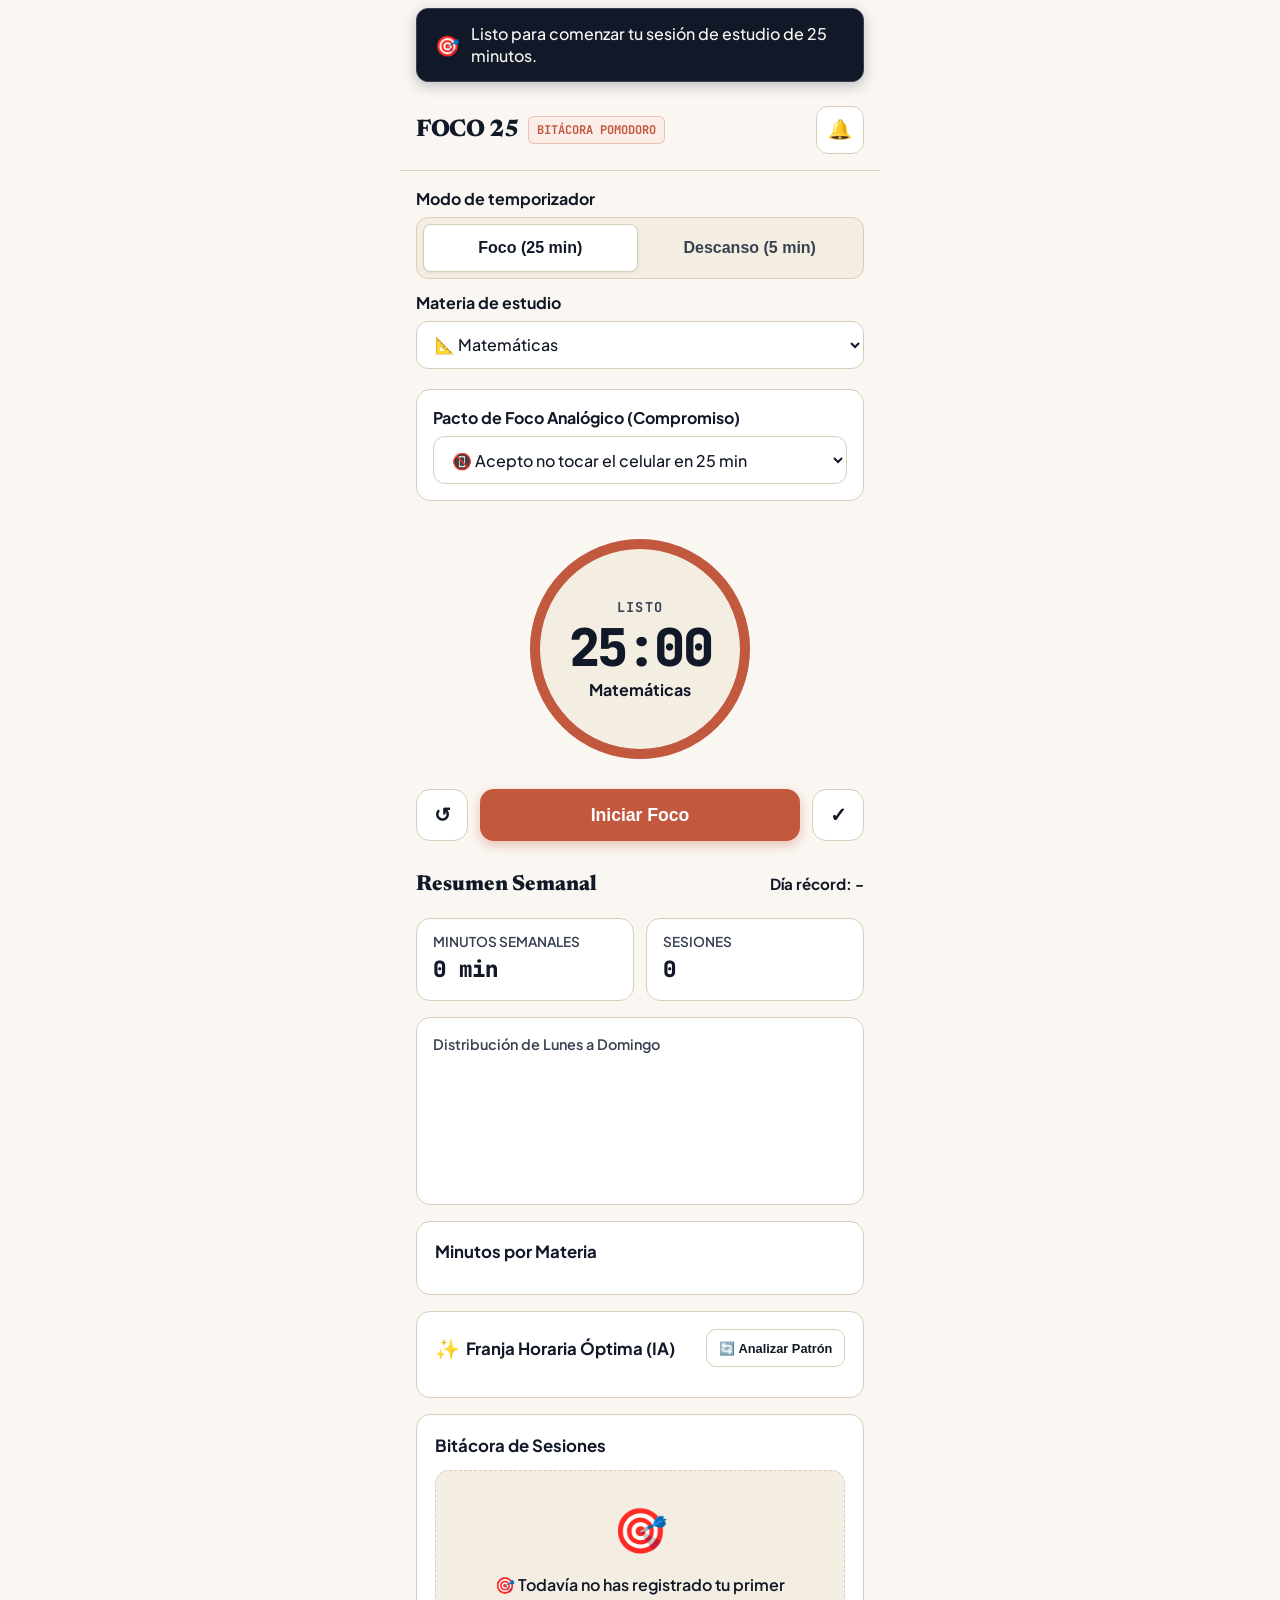
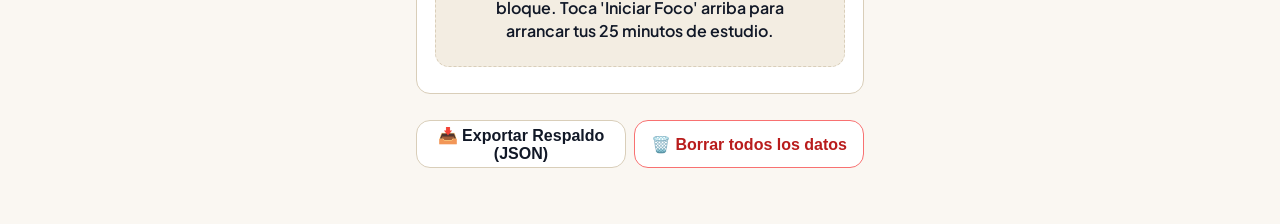
<file: habitos-de-estudio-3196324/index.html>
<!DOCTYPE html>
<html lang="es">
<head>
  <meta charset="UTF-8" />
  <meta name="viewport" content="width=device-width, initial-scale=1.0, maximum-scale=1.0, user-scalable=no" />
  <title>FOCO 25 - Hábitos de Estudio y Pomodoro</title>
  <!-- Fuentes Google: Estilo editorial vintage y números tabulares -->
  <link rel="preconnect" href="https://fonts.googleapis.com" />
  <link rel="preconnect" href="https://fonts.gstatic.com" crossorigin />
  <link href="https://fonts.googleapis.com/css2?family=Newsreader:ital,opsz,wght@0,6..72,400..700;1,6..72,400;1,6..72,600&family=Plus+Jakarta+Sans:wght@400;500;600;700&family=JetBrains+Mono:wght@400;500;600&display=swap" rel="stylesheet" />
  <link rel="stylesheet" href="styles.css" />
</head>
<body>
  <!-- Contenedor principal de la app -->
  <div id="app" class="app-container">
    <!-- Aviso tipo Toast flotante (éxito y estado en español claro) -->
    <div id="toastNotification" class="toast-notice" role="alert" aria-live="polite">
      <span class="toast-icon">🎯</span>
      <span id="toastMessage" class="toast-message">Listo para comenzar tu sesión de estudio de 25 minutos.</span>
    </div>

    <!-- Encabezado superior -->
    <header class="top-bar">
      <div class="brand">
        <h1 class="logo-title">FOCO 25</h1>
        <span class="badge-tag">Bitácora Pomodoro</span>
      </div>
      <div class="top-actions">
        <button id="btnSoundToggle" class="btn-icon" title="Sonido tictac analógico">
          <span id="soundIcon">🔔</span>
        </button>
      </div>
    </header>

    <!-- Contenido principal -->
    <main class="main-content">
      <!-- Selector de Modo: Trabajo (25m) vs Descanso (5m) -->
      <section class="mode-section">
        <div class="mode-control-group">
          <label class="form-label">Modo de temporizador</label>
          <div class="segmented-control">
            <button id="btnModeWork" class="segment-btn active" data-mode="work">Foco (25 min)</button>
            <button id="btnModeBreak" class="segment-btn" data-mode="break">Descanso (5 min)</button>
          </div>
        </div>

        <!-- Selector de Materia Activa con etiqueta visible -->
        <div class="subject-picker-group">
          <label for="selectSubject" class="form-label">Materia de estudio</label>
          <select id="selectSubject" class="select-field">
            <option value="Matemáticas">📐 Matemáticas</option>
            <option value="Programación">💻 Programación</option>
            <option value="Historia">📜 Historia</option>
            <option value="Literatura">📖 Literatura</option>
            <option value="Inglés">🇬🇧 Inglés</option>
          </select>
        </div>
      </section>

      <!-- Toque Innovador: Pacto Anti-Distracción con etiqueta visible -->
      <section class="commitment-card">
        <label for="selectIntention" class="form-label">Pacto de Foco Analógico (Compromiso)</label>
        <select id="selectIntention" class="select-intention">
          <option value="📵 Acepto no tocar el celular por los próximos 25 minutos.">📵 Acepto no tocar el celular en 25 min</option>
          <option value="✈️ Celular en Modo Avión y guardado en la mochila.">✈️ Modo Avión y teléfono guardado</option>
          <option value="🛡️ Cierro pestañas distractoras; solo el apunte y yo.">🛡️ Cierro pestañas distractoras</option>
          <option value="🧘 Mente presente: una sola tarea hasta que suene la campana.">🧘 Mente presente: solo una tarea</option>
        </select>
      </section>

      <!-- Esfera del Temporizador Circular -->
      <section class="timer-section">
        <div class="timer-clock">
          <svg class="progress-ring" width="240" height="240">
            <circle class="ring-bg" cx="120" cy="120" r="105"></circle>
            <circle id="progressCircle" class="ring-progress" cx="120" cy="120" r="105"></circle>
          </svg>
          <div class="timer-display">
            <div id="timerStatus" class="timer-status">LISTO</div>
            <div id="timeText" class="time-text">25:00</div>
            <div id="activeSubjectText" class="active-subject-label">Matemáticas</div>
          </div>
        </div>

        <!-- Controles ergonómicos -->
        <div class="timer-controls">
          <button id="btnReset" class="btn-secondary" title="Reiniciar">↺</button>
          <button id="btnTogglePlay" class="btn-primary">Iniciar Foco</button>
          <button id="btnManualLog" class="btn-secondary" title="Completar y registrar ahora">✓</button>
        </div>
      </section>

      <!-- Resumen Semanal y Gráfico Visual -->
      <section class="weekly-section">
        <div class="section-title-wrap">
          <h2 class="section-title">Resumen Semanal</h2>
          <span id="bestDayBadge" class="record-badge">Día récord: -</span>
        </div>

        <!-- Métricas Rápidas -->
        <div class="stats-row">
          <div class="stat-box">
            <span class="stat-label">Minutos Semanales</span>
            <span id="totalWeeklyMins" class="stat-value">0 min</span>
          </div>
          <div class="stat-box">
            <span class="stat-label">Sesiones</span>
            <span id="totalWeeklySessions" class="stat-value">0</span>
          </div>
        </div>

        <!-- Gráfico de barras de los 7 días de la semana -->
        <div class="chart-container">
          <div class="chart-title">Distribución de Lunes a Domingo</div>
          <div id="weeklyBars" class="chart-bars">
            <!-- Las barras se generan dinámicamente con JavaScript -->
          </div>
        </div>

        <!-- Desglose por materia -->
        <div class="subject-breakdown-card">
          <h3 class="subsection-title">Minutos por Materia</h3>
          <div id="subjectBreakdownList" class="breakdown-list">
            <!-- Items de materias dinámicos -->
          </div>
        </div>

        <!-- Sello de IA (Ejercicio 29): Patrón Semanal y Franja Horaria Óptima -->
        <div class="ai-insight-card" id="aiInsightCard" style="background:#ffffff; border:1.5px solid var(--border-parchment); border-radius:14px; padding:1.1rem;">
          <div style="display:flex; justify-content:space-between; align-items:center; margin-bottom:0.75rem; flex-wrap:wrap; gap:8px;">
            <div style="display:flex; align-items:center; gap:6px;">
              <span style="font-size:1.25rem;">✨</span>
              <h3 class="subsection-title" style="margin-bottom:0;">Franja Horaria Óptima (IA)</h3>
            </div>
            <button id="btnRefreshAiInsight" type="button" class="btn-secondary" style="height:38px; min-height:38px; width:auto; padding:0 12px; font-size:0.8rem; border-radius:10px; cursor:pointer;" title="Consultar análisis de Gemini">
              🔄 Analizar Patrón
            </button>
          </div>
          <div id="aiInsightContent">
            <!-- Cargando o renderizado de tarjetas -->
          </div>
        </div>

        <!-- Historial de sesiones recientes -->
        <div class="history-card">
          <h3 class="subsection-title">Bitácora de Sesiones</h3>
          <div id="sessionsHistory" class="history-list">
            <!-- Estado vacío amable e ilustrativo inicial -->
            <div class="empty-state-card">
              <span class="empty-state-icon">🎯</span>
              <p class="empty-state-text">🎯 Todavía no has registrado tu primer bloque. Toca 'Iniciar Foco' arriba para arrancar tus 25 minutos de estudio.</p>
            </div>
          </div>
        </div>

        <!-- Acciones de respaldo y gestión de datos -->
        <div class="backup-actions" style="display: flex; gap: 8px; flex-wrap: wrap; margin-top: 10px;">
          <button id="btnExportJSON" class="btn-secondary" style="flex: 1; height: 48px; min-height: 48px; font-size: 1rem; font-weight: 600; width: auto; padding: 0 16px; display: flex; align-items: center; justify-content: center; gap: 8px;">
            📥 Exportar Respaldo (JSON)
          </button>
          <button id="btnClearAll" class="btn-secondary" style="height: 48px; min-height: 48px; font-size: 1rem; font-weight: 600; width: auto; padding: 0 16px; color: #b91c1c; border-color: #f87171;">
            🗑️ Borrar todos los datos
          </button>
        </div>
      </section>
    </main>

    <!-- Modal de registro de sesión completada -->
    <div id="logModal" class="modal-overlay hidden">
      <div class="modal-card">
        <h3 class="modal-title">¡Sesión de 25 min Lograda!</h3>
        <p class="modal-subtitle">Guarda el registro de tu esfuerzo en la bitácora:</p>
        <form id="formSaveSession">
          <div class="form-group">
            <label for="modalSubject" class="form-label">Materia estudiada:</label>
            <input type="text" id="modalSubject" class="input-text" maxlength="45" placeholder="Ej. Matemáticas" />
          </div>
          <div class="form-group">
            <label for="modalMins" class="form-label">Minutos de concentración:</label>
            <input type="number" id="modalMins" class="input-text" value="25" />
          </div>
          <div class="form-group">
            <label for="modalNotes" class="form-label">Tema o avance alcanzado (opcional):</label>
            <input type="text" id="modalNotes" class="input-text" placeholder="Ej. Ejercicios de cálculo resueltos" />
          </div>
          <div class="modal-buttons">
            <button type="button" id="btnCancelModal" class="btn-cancel">Descartar</button>
            <button type="submit" class="btn-confirm">Guardar en Bitácora</button>
          </div>
        </form>
      </div>
    </div>
  </div>

  <script src="app.js"></script>
</body>
</html>
</file>
<file: habitos-de-estudio-3196324/styles.css>
/* ==========================================================
   FOCO 25 - Estilos con Alto Contraste y Ergonomía Móvil
   Paleta: Pergamino claro (#faf7f2), Tinta profunda (#111827)
   Requisitos: 320px mínimo, táctiles >= 48px, texto >= 16px
   ========================================================== */

:root {
  --bg-parchment: #faf7f2;
  --card-parchment: #f3ede2;
  --border-parchment: #d9ceb9;
  --ink: #111827;        /* Negro tinta de altísimo contraste (WCAG AAA > 12:1) */
  --ink-muted: #374151;  /* Gris profundo legible al sol (> 6.5:1) */
  --terracotta: #c2593f; /* Color exclusivo del botón principal "Iniciar Foco" */
  --terracotta-dark: #a84830;
  --amber: #b45309;
  --cyan: #0e7490;
  --font-serif: 'Newsreader', Georgia, serif;
  --font-sans: 'Plus Jakarta Sans', system-ui, -apple-system, sans-serif;
  --font-mono: 'JetBrains Mono', monospace;
}

* {
  box-sizing: border-box;
  margin: 0;
  padding: 0;
}

html {
  font-size: 16px; /* Garantiza que nada sea menor a 16px para evitar auto-zoom en móviles */
}

body {
  font-family: var(--font-sans);
  font-size: 1rem; /* 16px */
  background-color: var(--bg-parchment);
  color: var(--ink);
  line-height: 1.5;
  -webkit-font-smoothing: antialiased;
  min-width: 320px;
}

/* Contenedor responsivo para uso con una sola mano desde 320px */
.app-container {
  width: 100%;
  max-width: 480px;
  min-width: 320px;
  margin: 0 auto;
  min-height: 100vh;
  display: flex;
  flex-direction: column;
  padding-bottom: 2.5rem;
}

/* 6. Aviso tipo Toast flotante (mensajes claros de éxito/aviso) */
.toast-notice {
  position: sticky;
  top: 0.5rem;
  z-index: 100;
  margin: 0.5rem 1rem;
  background-color: #111827;
  color: #faf7f2;
  border-radius: 12px;
  padding: 0.85rem 1.15rem;
  display: flex;
  align-items: center;
  gap: 0.65rem;
  font-size: 1rem; /* 16px */
  font-weight: 500;
  box-shadow: 0 4px 14px rgba(17, 24, 39, 0.25);
  border: 1px solid #374151;
}

.toast-notice.hidden {
  display: none;
}

.toast-icon {
  font-size: 1.25rem;
  flex-shrink: 0;
}

.toast-message {
  flex: 1;
  line-height: 1.4;
}

/* Barra superior */
.top-bar {
  display: flex;
  align-items: center;
  justify-content: space-between;
  padding: 1rem;
  border-bottom: 1.5px solid var(--border-parchment);
  background-color: var(--bg-parchment);
  position: sticky;
  top: 0;
  z-index: 10;
}

.brand {
  display: flex;
  align-items: center;
  gap: 0.5rem;
}

.logo-title {
  font-family: var(--font-serif);
  font-size: 1.5rem;
  font-weight: 800;
  color: var(--ink);
  letter-spacing: -0.02em;
}

.badge-tag {
  font-size: 0.75rem;
  font-family: var(--font-mono);
  background: #fbeee9;
  color: var(--terracotta);
  padding: 0.25rem 0.5rem;
  border-radius: 6px;
  font-weight: 700;
  border: 1px solid rgba(194, 89, 63, 0.3);
  text-transform: uppercase;
}

/* 1. Área táctil mínima de 48px para botones de iconos */
.btn-icon {
  background: white;
  border: 1.5px solid var(--border-parchment);
  border-radius: 12px;
  width: 48px;
  min-width: 48px;
  height: 48px;
  min-height: 48px;
  display: flex;
  align-items: center;
  justify-content: center;
  font-size: 1.2rem;
  cursor: pointer;
  color: var(--ink);
}

/* Contenido principal */
.main-content {
  padding: 1rem;
  display: flex;
  flex-direction: column;
  gap: 1.25rem;
}

/* 3. Etiquetas visibles e inequívocas para todos los campos */
.form-label {
  display: block;
  font-size: 1rem; /* 16px */
  font-weight: 700;
  color: var(--ink);
  margin-bottom: 0.4rem;
}

.mode-section {
  display: flex;
  flex-direction: column;
  gap: 0.75rem;
}

.mode-control-group, .subject-picker-group {
  display: flex;
  flex-direction: column;
}

/* Controles segmentados con áreas táctiles de 48px */
.segmented-control {
  display: flex;
  background: var(--card-parchment);
  padding: 0.35rem;
  border-radius: 12px;
  border: 1.5px solid var(--border-parchment);
  gap: 0.25rem;
}

.segment-btn {
  flex: 1;
  border: 1.5px solid transparent;
  background: transparent;
  min-height: 48px;
  font-size: 1rem; /* 16px */
  font-weight: 600;
  color: var(--ink-muted);
  border-radius: 8px;
  cursor: pointer;
  transition: all 0.2s;
  display: flex;
  align-items: center;
  justify-content: center;
}

/* Botón secundario seleccionado (neutro sin competir con Iniciar Foco) */
.segment-btn.active {
  background: #ffffff;
  color: var(--ink);
  border-color: var(--border-parchment);
  box-shadow: 0 1px 3px rgba(0, 0, 0, 0.08);
}

/* 1 y 2. Selectores de formulario con altura de 48px y texto de 16px */
.select-field, .select-intention, .input-text {
  width: 100%;
  height: 48px;
  min-height: 48px;
  padding: 0 0.85rem;
  font-size: 1rem; /* 16px exactos: previene zoom involuntario en iPhone */
  font-family: var(--font-sans);
  border-radius: 12px;
  border: 1.5px solid var(--border-parchment);
  background: #ffffff;
  color: var(--ink);
  font-weight: 500;
  cursor: pointer;
}

.select-field:focus, .select-intention:focus, .input-text:focus {
  outline: none;
  border-color: var(--ink);
}

/* Tarjeta del compromiso analógico */
.commitment-card {
  background: #ffffff;
  border: 1.5px solid var(--border-parchment);
  border-radius: 14px;
  padding: 1rem;
  display: flex;
  flex-direction: column;
}

/* Temporizador circular */
.timer-section {
  display: flex;
  flex-direction: column;
  align-items: center;
  margin: 0.5rem 0;
}

.timer-clock {
  position: relative;
  width: 240px;
  height: 240px;
  display: flex;
  align-items: center;
  justify-content: center;
}

.progress-ring {
  transform: rotate(-90deg);
}

.ring-bg {
  fill: var(--card-parchment);
  stroke: var(--border-parchment);
  stroke-width: 10;
}

.ring-progress {
  fill: transparent;
  stroke: var(--terracotta);
  stroke-width: 10;
  stroke-dasharray: 660;
  stroke-dashoffset: 0;
  stroke-linecap: round;
  transition: stroke-dashoffset 0.3s;
}

.timer-display {
  position: absolute;
  text-align: center;
}

.timer-status {
  font-size: 0.85rem;
  font-family: var(--font-mono);
  font-weight: 700;
  letter-spacing: 0.1em;
  color: var(--ink-muted);
}

.time-text {
  font-family: var(--font-mono);
  font-size: 3.25rem;
  font-weight: 800;
  color: var(--ink);
  letter-spacing: -0.05em;
  line-height: 1;
  margin: 0.25rem 0;
}

.active-subject-label {
  font-size: 1rem;
  color: var(--ink);
  font-weight: 700;
}

/* Controles del temporizador */
.timer-controls {
  display: flex;
  align-items: center;
  gap: 0.75rem;
  margin-top: 1.25rem;
  width: 100%;
}

/* 4. EL ÚNICO BOTÓN PRINCIPAL DESTACADO POR PANTALLA: "Iniciar Foco" */
.btn-primary {
  flex: 1;
  background: var(--terracotta); /* Terracota cálido protagonista */
  color: #ffffff;
  border: none;
  border-radius: 14px;
  height: 52px;
  min-height: 48px;
  font-size: 1.1rem; /* >= 16px */
  font-weight: 700;
  cursor: pointer;
  box-shadow: 0 4px 12px rgba(194, 89, 63, 0.35);
  display: flex;
  align-items: center;
  justify-content: center;
  gap: 0.5rem;
}

.btn-primary:active {
  transform: scale(0.98);
}

/* 4. BOTONES SECUNDARIOS CON BORDES Y TONOS NEUTROS */
.btn-secondary {
  width: 52px;
  min-width: 48px;
  height: 52px;
  min-height: 48px;
  background: #ffffff;
  border: 1.5px solid var(--border-parchment);
  border-radius: 14px;
  font-size: 1.25rem;
  color: var(--ink);
  cursor: pointer;
  display: flex;
  align-items: center;
  justify-content: center;
  font-weight: 600;
}

.btn-secondary:hover {
  background: var(--card-parchment);
}

/* Resumen semanal y gráficos */
.weekly-section {
  display: flex;
  flex-direction: column;
  gap: 1rem;
}

.section-title-wrap {
  display: flex;
  justify-content: space-between;
  align-items: baseline;
}

.section-title {
  font-family: var(--font-serif);
  font-size: 1.35rem;
  font-weight: 800;
  color: var(--ink);
}

.record-badge {
  font-size: 0.95rem;
  color: var(--ink);
  font-weight: 700;
}

.stats-row {
  display: grid;
  grid-template-columns: 1fr 1fr;
  gap: 0.75rem;
}

.stat-box {
  background: #ffffff;
  border: 1.5px solid var(--border-parchment);
  border-radius: 14px;
  padding: 0.85rem 1rem;
}

.stat-label {
  font-size: 0.85rem;
  color: var(--ink-muted);
  text-transform: uppercase;
  font-weight: 600;
  display: block;
}

.stat-value {
  font-family: var(--font-mono);
  font-size: 1.4rem;
  font-weight: 800;
  color: var(--ink);
}

.chart-container {
  background: #ffffff;
  border: 1.5px solid var(--border-parchment);
  border-radius: 14px;
  padding: 1rem;
}

.chart-title {
  font-size: 0.9rem;
  color: var(--ink-muted);
  margin-bottom: 0.75rem;
  font-weight: 600;
}

.chart-bars {
  display: grid;
  grid-template-columns: repeat(7, 1fr);
  gap: 0.4rem;
  height: 120px;
  align-items: flex-end;
}

.bar-col {
  display: flex;
  flex-direction: column;
  align-items: center;
  height: 100%;
  justify-content: flex-end;
}

.bar-pill {
  width: 100%;
  background: var(--card-parchment);
  border-radius: 4px 4px 0 0;
  min-height: 4px;
  transition: height 0.3s;
}

.bar-pill.peak {
  background: var(--ink); /* Barra pico en tinta de alto contraste */
}

.bar-label {
  font-size: 0.8rem;
  color: var(--ink);
  font-weight: 700;
  margin-top: 0.35rem;
}

.subject-breakdown-card, .history-card {
  background: #ffffff;
  border: 1.5px solid var(--border-parchment);
  border-radius: 14px;
  padding: 1.1rem;
}

.subsection-title {
  font-size: 1.05rem;
  font-weight: 700;
  color: var(--ink);
  margin-bottom: 0.75rem;
}

.breakdown-item {
  display: flex;
  justify-content: space-between;
  font-size: 1rem; /* 16px */
  padding: 0.5rem 0;
  border-bottom: 1px solid var(--border-parchment);
  color: var(--ink);
}

.history-item {
  font-size: 1rem; /* 16px */
  padding: 0.75rem 0;
  border-bottom: 1px solid var(--border-parchment);
  color: var(--ink);
}

/* 5. ESTADO VACÍO AMABLE E ILUSTRATIVO */
.empty-state-card {
  background: var(--card-parchment);
  border: 1.5px dashed var(--border-parchment);
  border-radius: 14px;
  padding: 1.5rem 1rem;
  text-align: center;
  display: flex;
  flex-direction: column;
  align-items: center;
  gap: 0.75rem;
  margin: 0.5rem 0;
}

.empty-state-icon {
  font-size: 2.75rem;
  display: block;
}

.empty-state-text {
  font-size: 1rem; /* 16px */
  font-weight: 600;
  color: var(--ink);
  line-height: 1.45;
  max-width: 340px;
}

/* Modales */
.modal-overlay {
  position: fixed;
  inset: 0;
  background: rgba(17, 24, 39, 0.7);
  display: flex;
  align-items: center;
  justify-content: center;
  padding: 1rem;
  z-index: 100;
}

.modal-overlay.hidden {
  display: none;
}

.modal-card {
  background: var(--bg-parchment);
  border-radius: 18px;
  padding: 1.5rem;
  width: 100%;
  max-width: 380px;
  min-width: 300px;
  border: 1.5px solid var(--border-parchment);
  box-shadow: 0 8px 30px rgba(0, 0, 0, 0.25);
}

.modal-title {
  font-family: var(--font-serif);
  font-size: 1.35rem;
  font-weight: 800;
  color: var(--ink);
}

.modal-subtitle {
  font-size: 0.95rem;
  color: var(--ink-muted);
  margin-top: 0.25rem;
}

.form-group {
  margin: 1rem 0;
}

/* Botones del modal: Secundarios con bordes o tonos neutros para no rivalizar */
.modal-buttons {
  display: flex;
  justify-content: flex-end;
  gap: 0.75rem;
  margin-top: 1.25rem;
}

.btn-cancel {
  background: transparent;
  border: 1.5px solid var(--border-parchment);
  color: var(--ink-muted);
  cursor: pointer;
  padding: 0 1rem;
  min-height: 48px;
  font-size: 1rem;
  font-weight: 600;
  border-radius: 12px;
}

.btn-confirm {
  background: #ffffff;
  color: var(--ink);
  border: 1.5px solid var(--ink);
  border-radius: 12px;
  padding: 0 1.25rem;
  min-height: 48px;
  font-size: 1rem;
  font-weight: 700;
  cursor: pointer;
}
</file>
